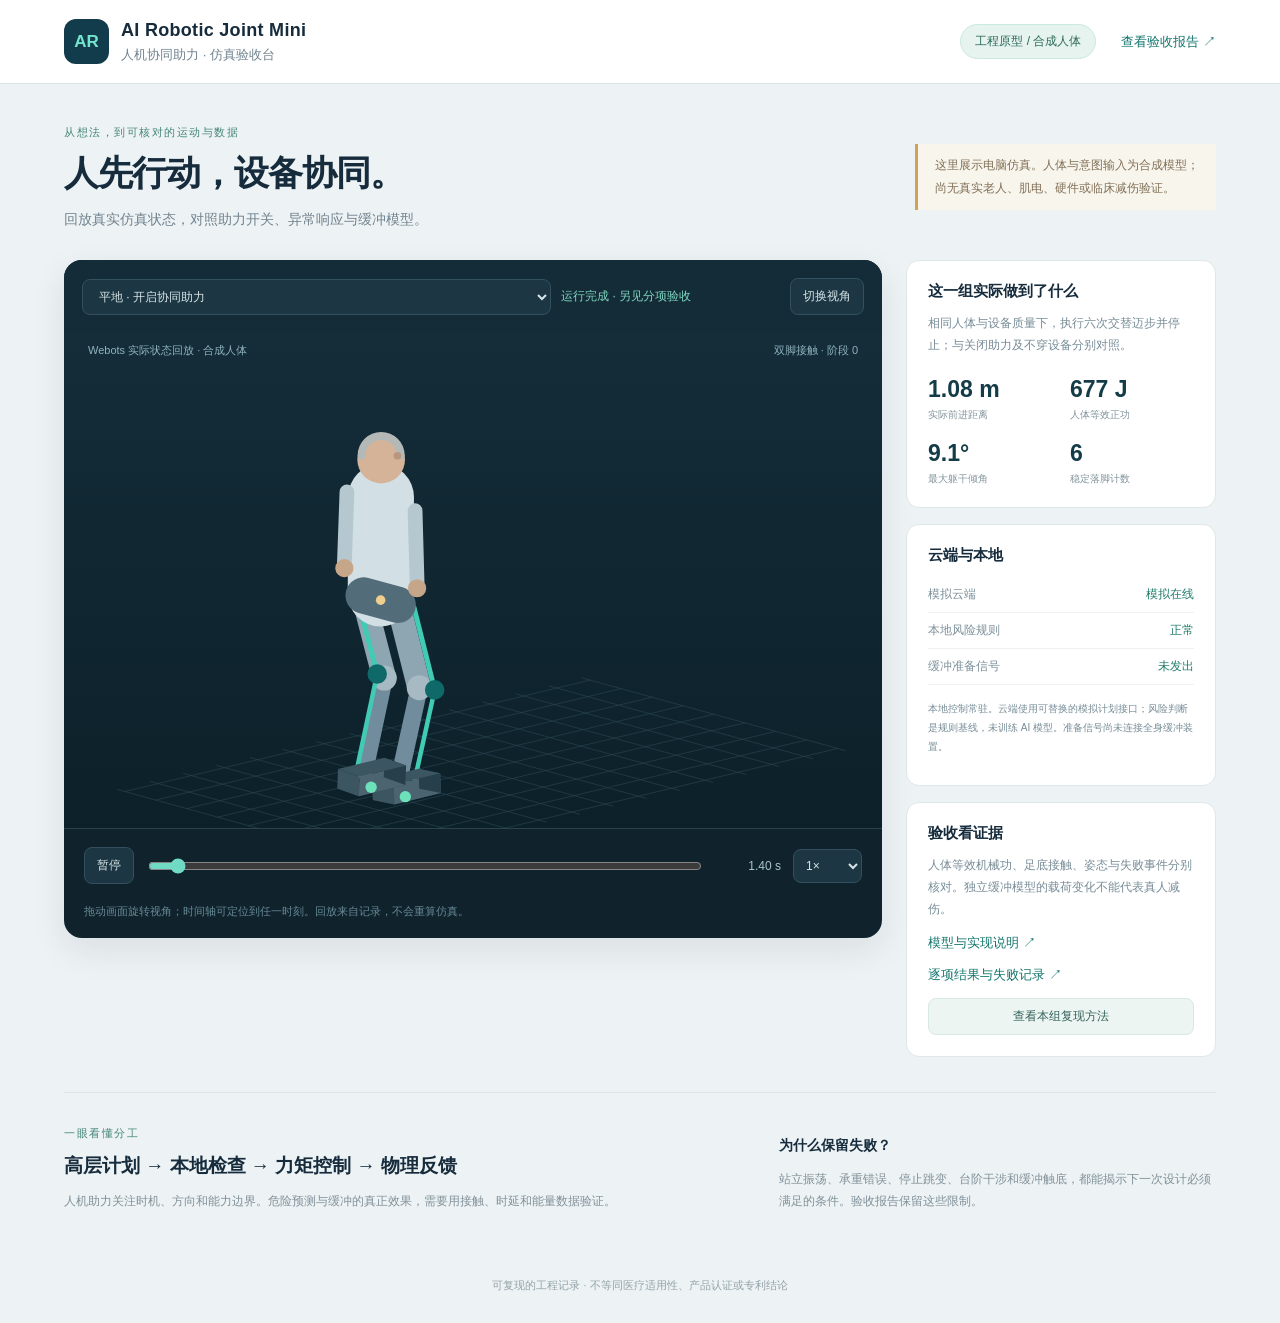
<file: mobility_demo/viewer/index.html>
<!doctype html>
<html lang="zh-CN"><head><meta charset="UTF-8"><meta name="viewport" content="width=device-width,initial-scale=1"><title>AI Robotic Joint Mini · 仿真验收台</title><link rel="stylesheet" href="style.css"></head>
<body><header><div class="brand"><span class="mark">AR</span><div><b>AI Robotic Joint Mini</b><small>人机协同助力 · 仿真验收台</small></div></div><span class="pill">工程原型 / 合成人体</span><a href="../ACCEPTANCE_REPORT.html" target="_blank">查看验收报告 ↗</a></header>
<main><section class="intro"><div><span class="eyebrow">从想法，到可核对的运动与数据</span><h1>人先行动，设备协同。</h1><p>回放真实仿真状态，对照助力开关、异常响应与缓冲模型。</p></div><div class="boundary">这里展示电脑仿真。人体与意图输入为合成模型；<br>尚无真实老人、肌电、硬件或临床减伤验证。</div></section>
<div class="workspace"><section class="stage"><div class="toolbar"><select id="case"></select><span id="outcome"></span><button id="camera">切换视角</button></div><canvas id="scene" aria-label="实际仿真状态回放"></canvas><div class="overlay"><span id="evidence">Webots 实际状态回放</span><span id="phase"></span></div><div class="playback"><button id="play">暂停</button><input id="seek" type="range" min="0" max="1000" value="0" aria-label="回放时间"><span id="time">0.00 s</span><select id="speed" aria-label="回放倍速"><option value=".25">0.25×</option><option value="1" selected>1×</option><option value="2">2×</option><option value="4">4×</option></select></div><p class="hint">拖动画面旋转视角；时间轴可定位到任一时刻。回放来自记录，不会重算仿真。</p></section>
<aside><div class="card"><h2>这一组实际做到了什么</h2><p id="case-title"></p><div class="metrics" id="metrics"></div></div><div class="card"><h2>云端与本地</h2><div class="status-row"><span>模拟云端</span><b id="cloud">—</b></div><div class="status-row"><span>本地风险规则</span><b id="risk">—</b></div><div class="status-row"><span>缓冲准备信号</span><b id="prepare">—</b></div><p class="note">本地控制常驻。云端使用可替换的模拟计划接口；风险判断是规则基线，未训练 AI 模型。准备信号尚未连接全身缓冲装置。</p></div><div class="card evidence-card"><h2>验收看证据</h2><p>人体等效机械功、足底接触、姿态与失败事件分别核对。独立缓冲模型的载荷变化不能代表真人减伤。</p><a href="../MODEL_AND_IMPLEMENTATION.html" target="_blank">模型与实现说明 ↗</a><a href="../ACCEPTANCE_REPORT.html" target="_blank">逐项结果与失败记录 ↗</a><button id="reproduce">查看本组复现方法</button><pre id="command" hidden></pre></div></aside></div>
<section class="details"><div><span class="eyebrow">一眼看懂分工</span><h2>高层计划 → 本地检查 → 力矩控制 → 物理反馈</h2><p>人机助力关注时机、方向和能力边界。危险预测与缓冲的真正效果，需要用接触、时延和能量数据验证。</p></div><div><h3>为什么保留失败？</h3><p>站立振荡、承重错误、停止跳变、台阶干涉和缓冲触底，都能揭示下一次设计必须满足的条件。验收报告保留这些限制。</p></div></section></main><footer>可复现的工程记录 · 不等同医疗适用性、产品认证或专利结论</footer>
<script src="demo_data.js"></script><script src="geometry.js"></script><script src="app.js"></script></body></html>
</file>
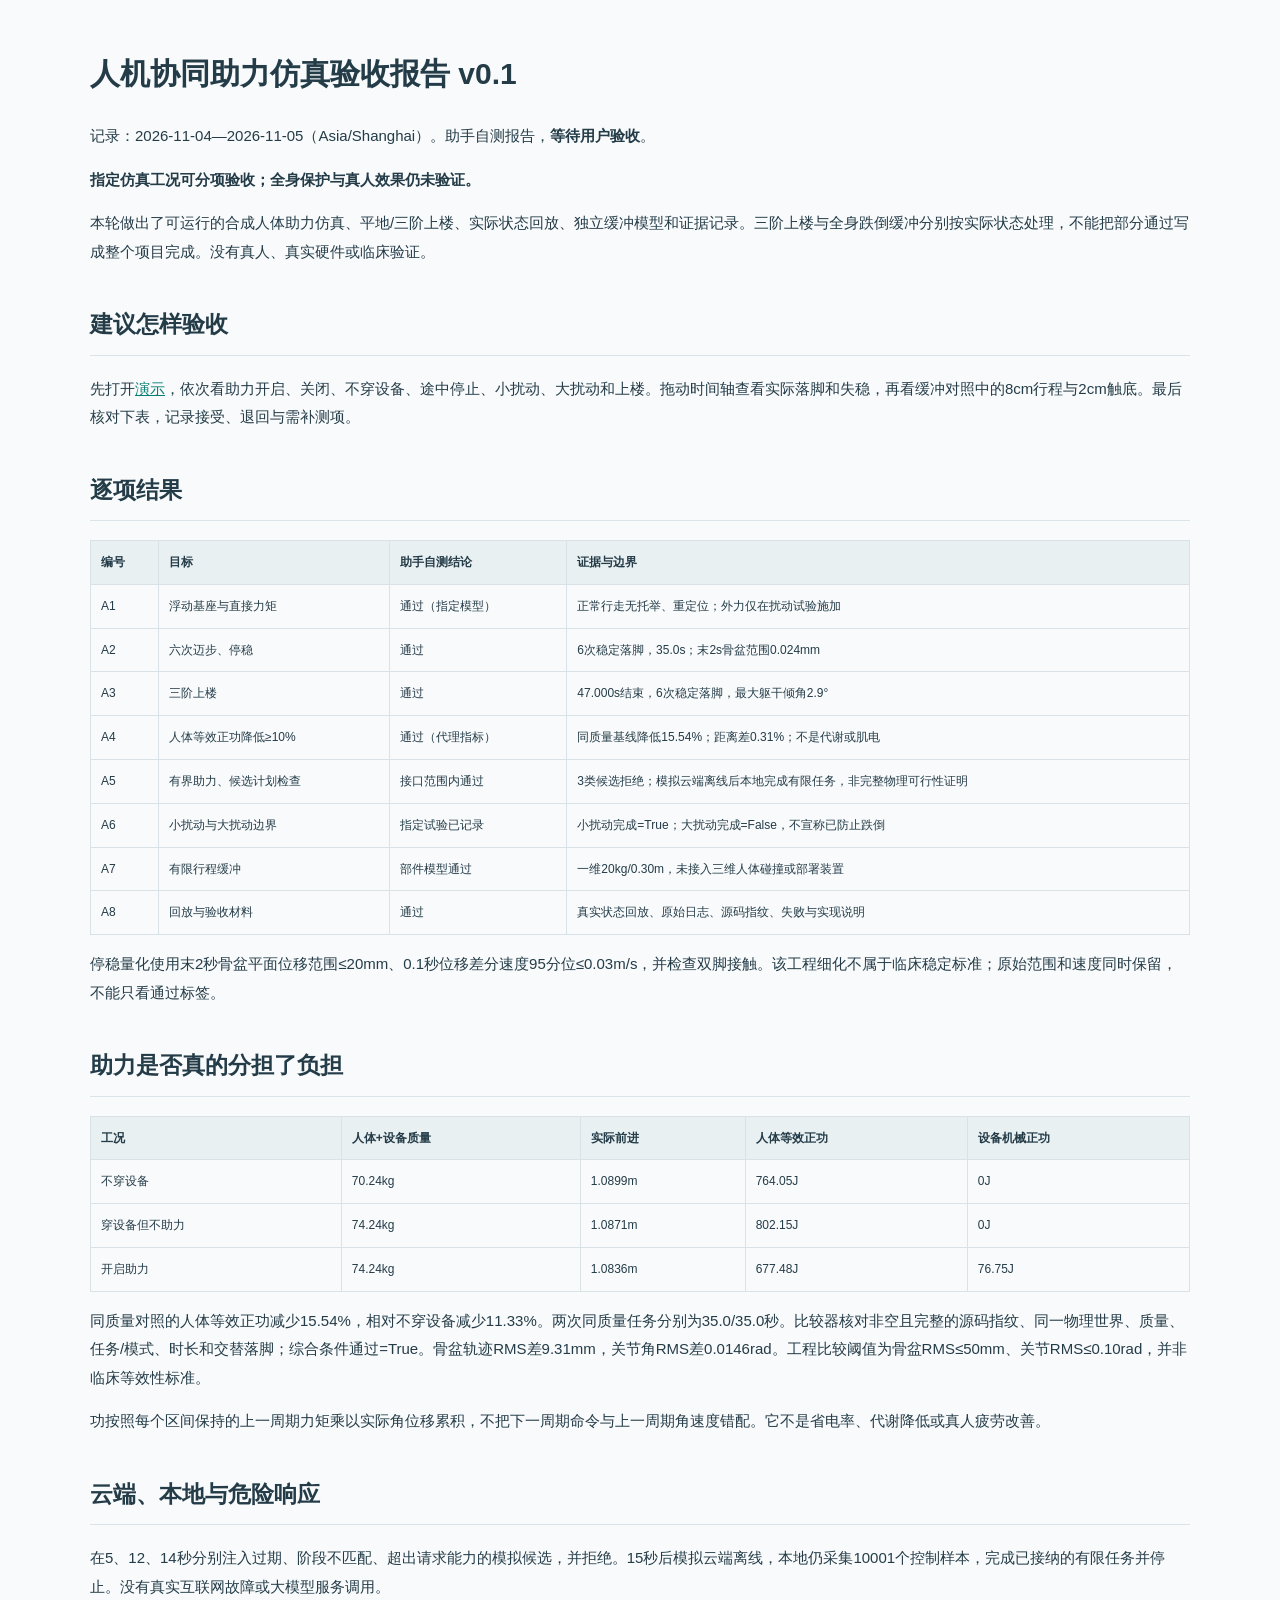
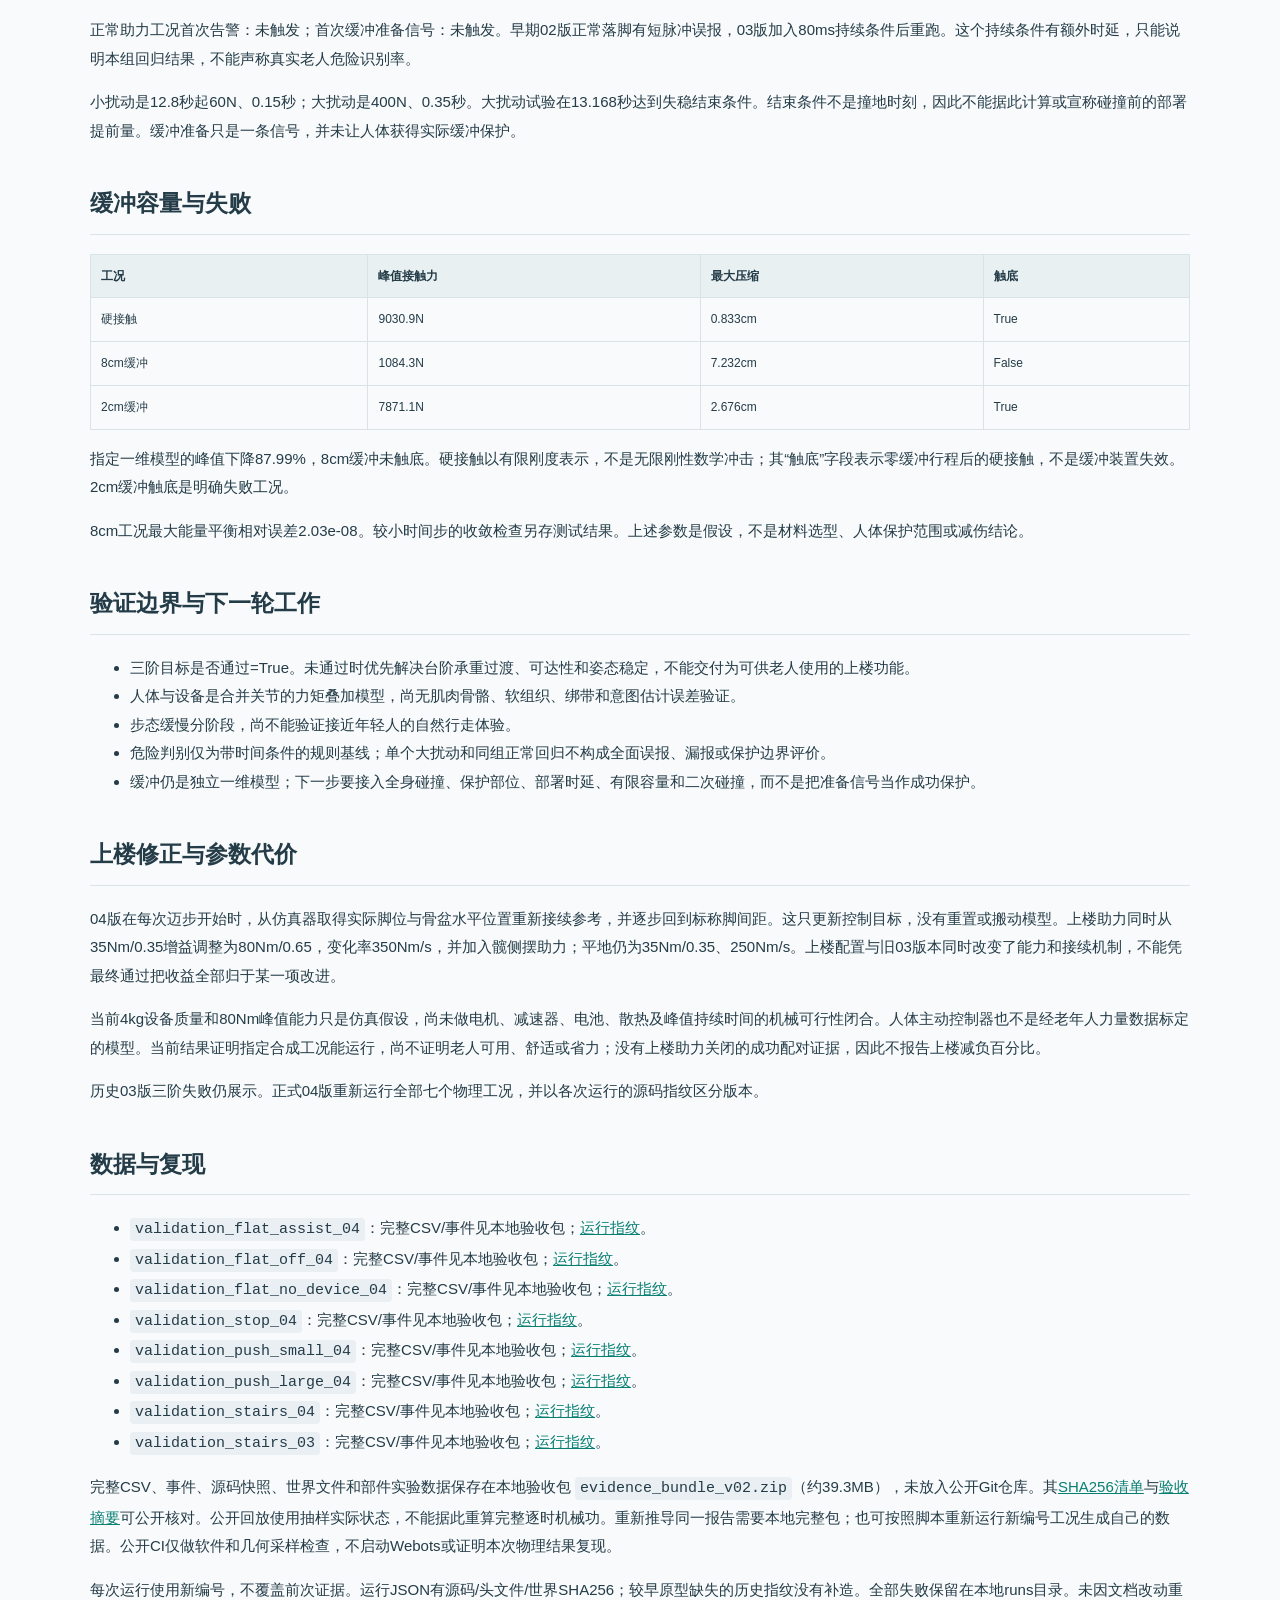
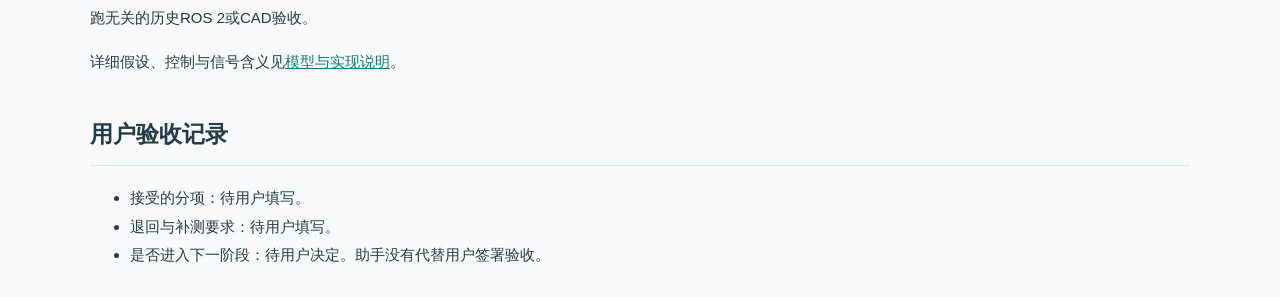
<file: mobility_demo/ACCEPTANCE_REPORT.html>
<!doctype html><html lang="zh-CN"><meta charset="utf-8"><title>仿真验收报告</title><style>body{font:15px/1.9 "Segoe UI","Microsoft YaHei",sans-serif;color:#243c48;max-width:1100px;margin:45px auto;padding:0 30px;background:#f8fafb}h1{font-size:30px}h2{margin-top:38px;border-bottom:1px solid #dae5e9;padding-bottom:8px}table{border-collapse:collapse;width:100%;font-size:12px}td{border:1px solid #d8e2e7;padding:10px}tr:first-child{background:#e9f0f2;font-weight:bold}a{color:#087f73}code,pre{background:#e9eff2;padding:3px 5px;border-radius:4px}pre{white-space:pre-wrap;padding:18px}img{max-width:100%}</style><body><h1>人机协同助力仿真验收报告 v0.1</h1><p>记录：2026-11-04—2026-11-05（Asia/Shanghai）。助手自测报告，<strong>等待用户验收</strong>。</p><p><strong>指定仿真工况可分项验收；全身保护与真人效果仍未验证。</strong></p><p>本轮做出了可运行的合成人体助力仿真、平地/三阶上楼、实际状态回放、独立缓冲模型和证据记录。三阶上楼与全身跌倒缓冲分别按实际状态处理，不能把部分通过写成整个项目完成。没有真人、真实硬件或临床验证。</p><h2>建议怎样验收</h2><p>先打开<a href="viewer/index.html">演示</a>，依次看助力开启、关闭、不穿设备、途中停止、小扰动、大扰动和上楼。拖动时间轴查看实际落脚和失稳，再看缓冲对照中的8cm行程与2cm触底。最后核对下表，记录接受、退回与需补测项。</p><h2>逐项结果</h2><table><tbody><tr><td>编号</td><td>目标</td><td>助手自测结论</td><td>证据与边界</td></tr><tr><td>A1</td><td>浮动基座与直接力矩</td><td>通过（指定模型）</td><td>正常行走无托举、重定位；外力仅在扰动试验施加</td></tr><tr><td>A2</td><td>六次迈步、停稳</td><td>通过</td><td>6次稳定落脚，35.0s；末2s骨盆范围0.024mm</td></tr><tr><td>A3</td><td>三阶上楼</td><td>通过</td><td>47.000s结束，6次稳定落脚，最大躯干倾角2.9°</td></tr><tr><td>A4</td><td>人体等效正功降低≥10%</td><td>通过（代理指标）</td><td>同质量基线降低15.54%；距离差0.31%；不是代谢或肌电</td></tr><tr><td>A5</td><td>有界助力、候选计划检查</td><td>接口范围内通过</td><td>3类候选拒绝；模拟云端离线后本地完成有限任务，非完整物理可行性证明</td></tr><tr><td>A6</td><td>小扰动与大扰动边界</td><td>指定试验已记录</td><td>小扰动完成=True；大扰动完成=False，不宣称已防止跌倒</td></tr><tr><td>A7</td><td>有限行程缓冲</td><td>部件模型通过</td><td>一维20kg/0.30m，未接入三维人体碰撞或部署装置</td></tr><tr><td>A8</td><td>回放与验收材料</td><td>通过</td><td>真实状态回放、原始日志、源码指纹、失败与实现说明</td></tr></tbody></table><p>停稳量化使用末2秒骨盆平面位移范围≤20mm、0.1秒位移差分速度95分位≤0.03m/s，并检查双脚接触。该工程细化不属于临床稳定标准；原始范围和速度同时保留，不能只看通过标签。</p><h2>助力是否真的分担了负担</h2><table><tbody><tr><td>工况</td><td>人体+设备质量</td><td>实际前进</td><td>人体等效正功</td><td>设备机械正功</td></tr><tr><td>不穿设备</td><td>70.24kg</td><td>1.0899m</td><td>764.05J</td><td>0J</td></tr><tr><td>穿设备但不助力</td><td>74.24kg</td><td>1.0871m</td><td>802.15J</td><td>0J</td></tr><tr><td>开启助力</td><td>74.24kg</td><td>1.0836m</td><td>677.48J</td><td>76.75J</td></tr></tbody></table><p>同质量对照的人体等效正功减少15.54%，相对不穿设备减少11.33%。两次同质量任务分别为35.0/35.0秒。比较器核对非空且完整的源码指纹、同一物理世界、质量、任务/模式、时长和交替落脚；综合条件通过=True。骨盆轨迹RMS差9.31mm，关节角RMS差0.0146rad。工程比较阈值为骨盆RMS≤50mm、关节RMS≤0.10rad，并非临床等效性标准。</p><p>功按照每个区间保持的上一周期力矩乘以实际角位移累积，不把下一周期命令与上一周期角速度错配。它不是省电率、代谢降低或真人疲劳改善。</p><h2>云端、本地与危险响应</h2><p>在5、12、14秒分别注入过期、阶段不匹配、超出请求能力的模拟候选，并拒绝。15秒后模拟云端离线，本地仍采集10001个控制样本，完成已接纳的有限任务并停止。没有真实互联网故障或大模型服务调用。</p><p>正常助力工况首次告警：未触发；首次缓冲准备信号：未触发。早期02版正常落脚有短脉冲误报，03版加入80ms持续条件后重跑。这个持续条件有额外时延，只能说明本组回归结果，不能声称真实老人危险识别率。</p><p>小扰动是12.8秒起60N、0.15秒；大扰动是400N、0.35秒。大扰动试验在13.168秒达到失稳结束条件。结束条件不是撞地时刻，因此不能据此计算或宣称碰撞前的部署提前量。缓冲准备只是一条信号，并未让人体获得实际缓冲保护。</p><h2>缓冲容量与失败</h2><table><tbody><tr><td>工况</td><td>峰值接触力</td><td>最大压缩</td><td>触底</td></tr><tr><td>硬接触</td><td>9030.9N</td><td>0.833cm</td><td>True</td></tr><tr><td>8cm缓冲</td><td>1084.3N</td><td>7.232cm</td><td>False</td></tr><tr><td>2cm缓冲</td><td>7871.1N</td><td>2.676cm</td><td>True</td></tr></tbody></table><p>指定一维模型的峰值下降87.99%，8cm缓冲未触底。硬接触以有限刚度表示，不是无限刚性数学冲击；其“触底”字段表示零缓冲行程后的硬接触，不是缓冲装置失效。2cm缓冲触底是明确失败工况。</p><p>8cm工况最大能量平衡相对误差2.03e-08。较小时间步的收敛检查另存测试结果。上述参数是假设，不是材料选型、人体保护范围或减伤结论。</p><h2>验证边界与下一轮工作</h2><ul><li>三阶目标是否通过=True。未通过时优先解决台阶承重过渡、可达性和姿态稳定，不能交付为可供老人使用的上楼功能。</li><li>人体与设备是合并关节的力矩叠加模型，尚无肌肉骨骼、软组织、绑带和意图估计误差验证。</li><li>步态缓慢分阶段，尚不能验证接近年轻人的自然行走体验。</li><li>危险判别仅为带时间条件的规则基线；单个大扰动和同组正常回归不构成全面误报、漏报或保护边界评价。</li><li>缓冲仍是独立一维模型；下一步要接入全身碰撞、保护部位、部署时延、有限容量和二次碰撞，而不是把准备信号当作成功保护。</li></ul><h2>上楼修正与参数代价</h2><p>04版在每次迈步开始时，从仿真器取得实际脚位与骨盆水平位置重新接续参考，并逐步回到标称脚间距。这只更新控制目标，没有重置或搬动模型。上楼助力同时从35Nm/0.35增益调整为80Nm/0.65，变化率350Nm/s，并加入髋侧摆助力；平地仍为35Nm/0.35、250Nm/s。上楼配置与旧03版本同时改变了能力和接续机制，不能凭最终通过把收益全部归于某一项改进。</p><p>当前4kg设备质量和80Nm峰值能力只是仿真假设，尚未做电机、减速器、电池、散热及峰值持续时间的机械可行性闭合。人体主动控制器也不是经老年人力量数据标定的模型。当前结果证明指定合成工况能运行，尚不证明老人可用、舒适或省力；没有上楼助力关闭的成功配对证据，因此不报告上楼减负百分比。</p><p>历史03版三阶失败仍展示。正式04版重新运行全部七个物理工况，并以各次运行的源码指纹区分版本。</p><h2>数据与复现</h2><ul><li><code>validation_flat_assist_04</code>：完整CSV/事件见本地验收包；<a href="../data/verification/mobility_20261105/validation_flat_assist_04.json">运行指纹</a>。</li><li><code>validation_flat_off_04</code>：完整CSV/事件见本地验收包；<a href="../data/verification/mobility_20261105/validation_flat_off_04.json">运行指纹</a>。</li><li><code>validation_flat_no_device_04</code>：完整CSV/事件见本地验收包；<a href="../data/verification/mobility_20261105/validation_flat_no_device_04.json">运行指纹</a>。</li><li><code>validation_stop_04</code>：完整CSV/事件见本地验收包；<a href="../data/verification/mobility_20261105/validation_stop_04.json">运行指纹</a>。</li><li><code>validation_push_small_04</code>：完整CSV/事件见本地验收包；<a href="../data/verification/mobility_20261105/validation_push_small_04.json">运行指纹</a>。</li><li><code>validation_push_large_04</code>：完整CSV/事件见本地验收包；<a href="../data/verification/mobility_20261105/validation_push_large_04.json">运行指纹</a>。</li><li><code>validation_stairs_04</code>：完整CSV/事件见本地验收包；<a href="../data/verification/mobility_20261105/validation_stairs_04.json">运行指纹</a>。</li><li><code>validation_stairs_03</code>：完整CSV/事件见本地验收包；<a href="../data/verification/mobility_20261105/validation_stairs_03.json">运行指纹</a>。</li></ul><p>完整CSV、事件、源码快照、世界文件和部件实验数据保存在本地验收包 <code>evidence_bundle_v02.zip</code>（约39.3MB），未放入公开Git仓库。其<a href="../data/verification/mobility_20261105/full_local_evidence_manifest.json">SHA256清单</a>与<a href="../data/verification/mobility_20261105/acceptance_metrics.json">验收摘要</a>可公开核对。公开回放使用抽样实际状态，不能据此重算完整逐时机械功。重新推导同一报告需要本地完整包；也可按照脚本重新运行新编号工况生成自己的数据。公开CI仅做软件和几何采样检查，不启动Webots或证明本次物理结果复现。</p><p>每次运行使用新编号，不覆盖前次证据。运行JSON有源码/头文件/世界SHA256；较早原型缺失的历史指纹没有补造。全部失败保留在本地runs目录。未因文档改动重跑无关的历史ROS 2或CAD验收。</p><p>详细假设、控制与信号含义见<a href="MODEL_AND_IMPLEMENTATION.html">模型与实现说明</a>。</p><h2>用户验收记录</h2><ul><li>接受的分项：待用户填写。</li><li>退回与补测要求：待用户填写。</li><li>是否进入下一阶段：待用户决定。助手没有代替用户签署验收。</li></ul></body></html>
</file>
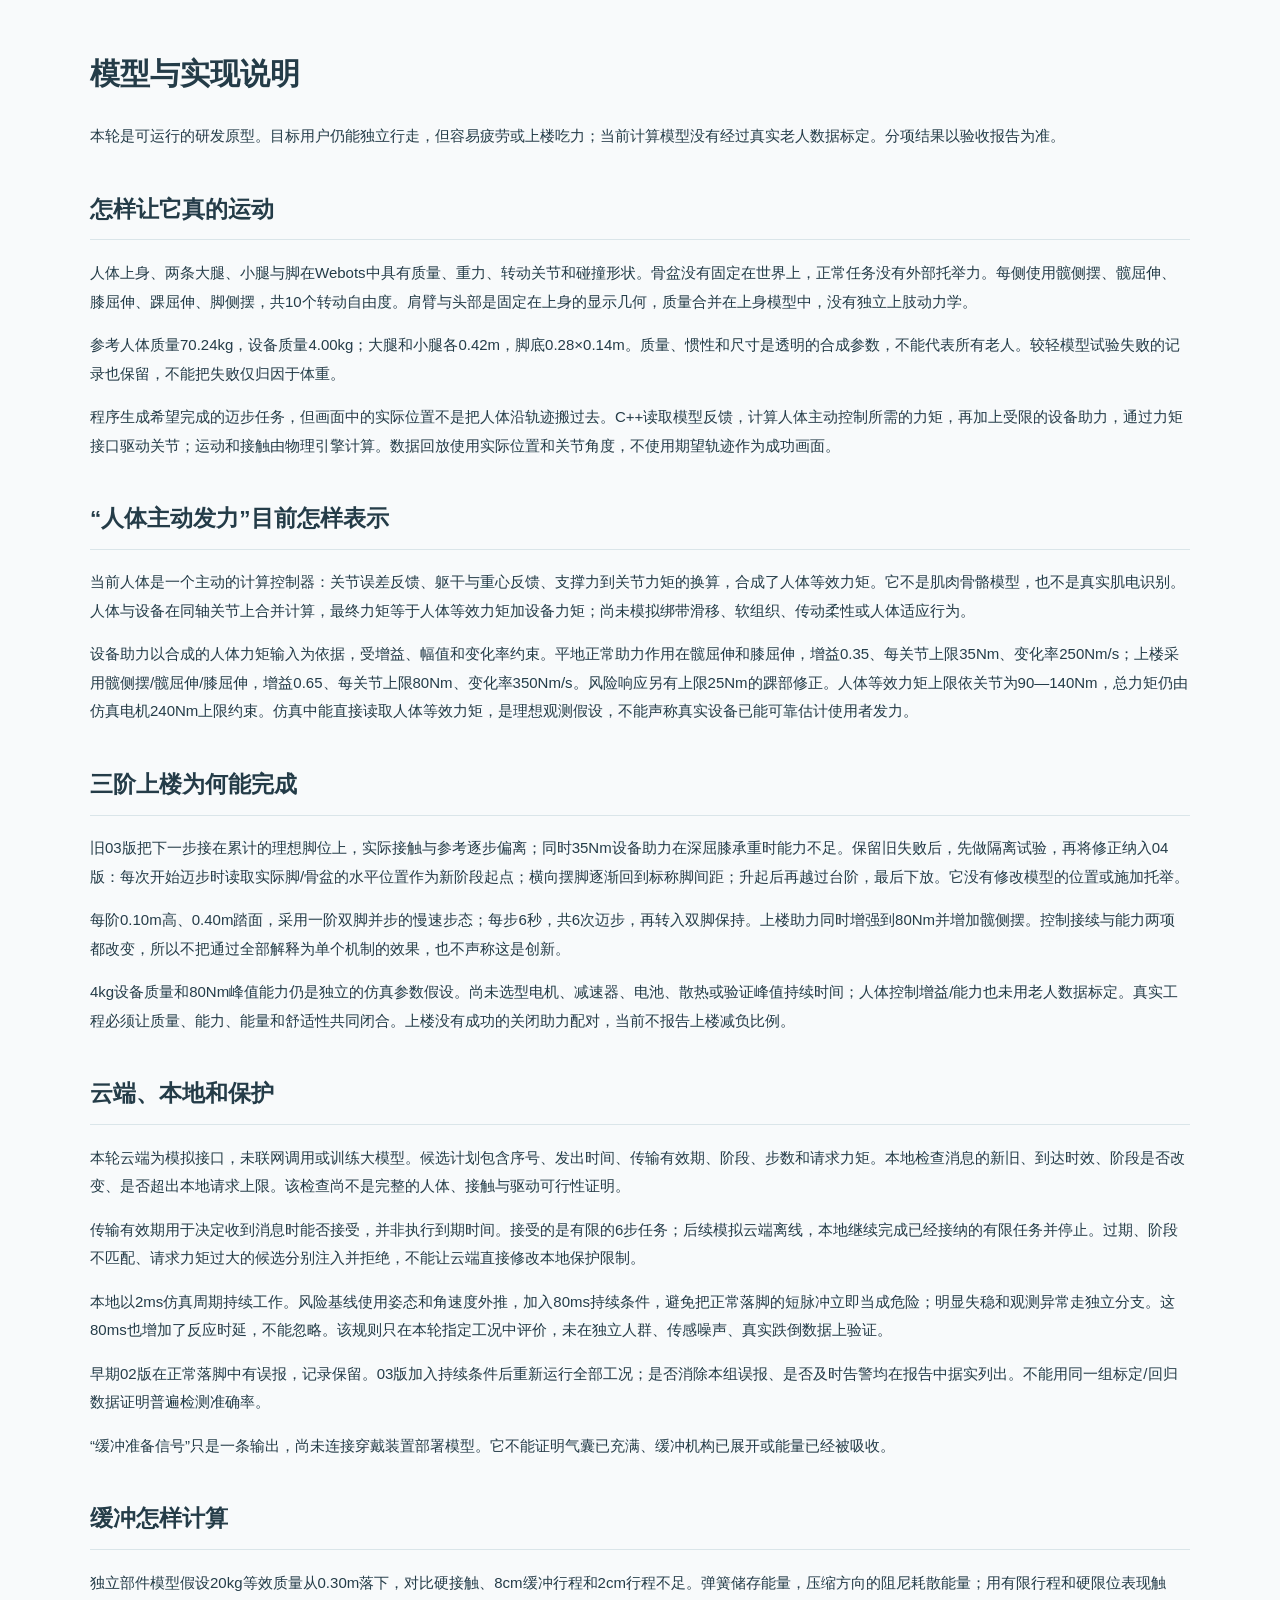
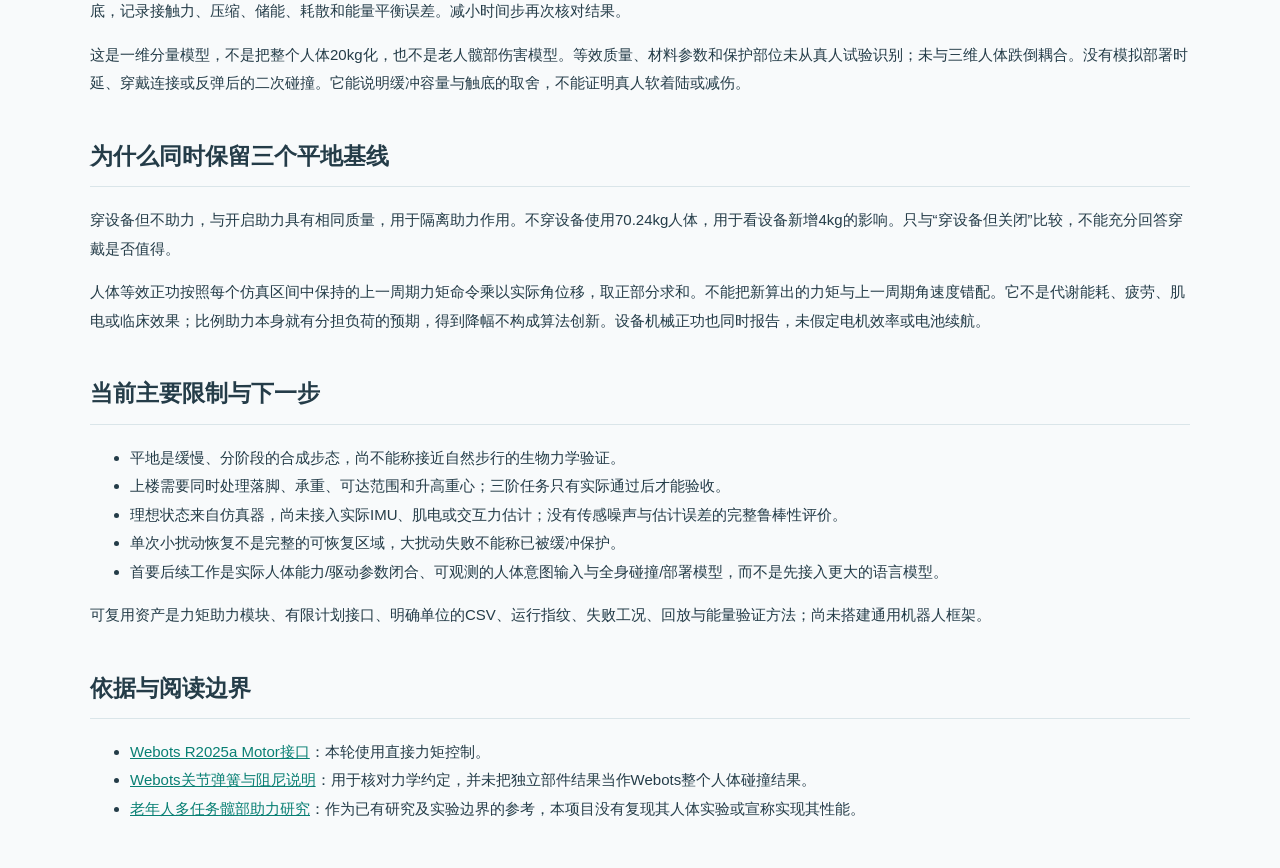
<file: mobility_demo/MODEL_AND_IMPLEMENTATION.html>
<!doctype html><html lang="zh-CN"><meta charset="utf-8"><title>仿真验收报告</title><style>body{font:15px/1.9 "Segoe UI","Microsoft YaHei",sans-serif;color:#243c48;max-width:1100px;margin:45px auto;padding:0 30px;background:#f8fafb}h1{font-size:30px}h2{margin-top:38px;border-bottom:1px solid #dae5e9;padding-bottom:8px}table{border-collapse:collapse;width:100%;font-size:12px}td{border:1px solid #d8e2e7;padding:10px}tr:first-child{background:#e9f0f2;font-weight:bold}a{color:#087f73}code,pre{background:#e9eff2;padding:3px 5px;border-radius:4px}pre{white-space:pre-wrap;padding:18px}img{max-width:100%}</style><body><h1>模型与实现说明</h1><p>本轮是可运行的研发原型。目标用户仍能独立行走，但容易疲劳或上楼吃力；当前计算模型没有经过真实老人数据标定。分项结果以验收报告为准。</p><h2>怎样让它真的运动</h2><p>人体上身、两条大腿、小腿与脚在Webots中具有质量、重力、转动关节和碰撞形状。骨盆没有固定在世界上，正常任务没有外部托举力。每侧使用髋侧摆、髋屈伸、膝屈伸、踝屈伸、脚侧摆，共10个转动自由度。肩臂与头部是固定在上身的显示几何，质量合并在上身模型中，没有独立上肢动力学。</p><p>参考人体质量70.24kg，设备质量4.00kg；大腿和小腿各0.42m，脚底0.28×0.14m。质量、惯性和尺寸是透明的合成参数，不能代表所有老人。较轻模型试验失败的记录也保留，不能把失败仅归因于体重。</p><p>程序生成希望完成的迈步任务，但画面中的实际位置不是把人体沿轨迹搬过去。C++读取模型反馈，计算人体主动控制所需的力矩，再加上受限的设备助力，通过力矩接口驱动关节；运动和接触由物理引擎计算。数据回放使用实际位置和关节角度，不使用期望轨迹作为成功画面。</p><h2>“人体主动发力”目前怎样表示</h2><p>当前人体是一个主动的计算控制器：关节误差反馈、躯干与重心反馈、支撑力到关节力矩的换算，合成了人体等效力矩。它不是肌肉骨骼模型，也不是真实肌电识别。人体与设备在同轴关节上合并计算，最终力矩等于人体等效力矩加设备力矩；尚未模拟绑带滑移、软组织、传动柔性或人体适应行为。</p><p>设备助力以合成的人体力矩输入为依据，受增益、幅值和变化率约束。平地正常助力作用在髋屈伸和膝屈伸，增益0.35、每关节上限35Nm、变化率250Nm/s；上楼采用髋侧摆/髋屈伸/膝屈伸，增益0.65、每关节上限80Nm、变化率350Nm/s。风险响应另有上限25Nm的踝部修正。人体等效力矩上限依关节为90—140Nm，总力矩仍由仿真电机240Nm上限约束。仿真中能直接读取人体等效力矩，是理想观测假设，不能声称真实设备已能可靠估计使用者发力。</p><h2>三阶上楼为何能完成</h2><p>旧03版把下一步接在累计的理想脚位上，实际接触与参考逐步偏离；同时35Nm设备助力在深屈膝承重时能力不足。保留旧失败后，先做隔离试验，再将修正纳入04版：每次开始迈步时读取实际脚/骨盆的水平位置作为新阶段起点；横向摆脚逐渐回到标称脚间距；升起后再越过台阶，最后下放。它没有修改模型的位置或施加托举。</p><p>每阶0.10m高、0.40m踏面，采用一阶双脚并步的慢速步态；每步6秒，共6次迈步，再转入双脚保持。上楼助力同时增强到80Nm并增加髋侧摆。控制接续与能力两项都改变，所以不把通过全部解释为单个机制的效果，也不声称这是创新。</p><p>4kg设备质量和80Nm峰值能力仍是独立的仿真参数假设。尚未选型电机、减速器、电池、散热或验证峰值持续时间；人体控制增益/能力也未用老人数据标定。真实工程必须让质量、能力、能量和舒适性共同闭合。上楼没有成功的关闭助力配对，当前不报告上楼减负比例。</p><h2>云端、本地和保护</h2><p>本轮云端为模拟接口，未联网调用或训练大模型。候选计划包含序号、发出时间、传输有效期、阶段、步数和请求力矩。本地检查消息的新旧、到达时效、阶段是否改变、是否超出本地请求上限。该检查尚不是完整的人体、接触与驱动可行性证明。</p><p>传输有效期用于决定收到消息时能否接受，并非执行到期时间。接受的是有限的6步任务；后续模拟云端离线，本地继续完成已经接纳的有限任务并停止。过期、阶段不匹配、请求力矩过大的候选分别注入并拒绝，不能让云端直接修改本地保护限制。</p><p>本地以2ms仿真周期持续工作。风险基线使用姿态和角速度外推，加入80ms持续条件，避免把正常落脚的短脉冲立即当成危险；明显失稳和观测异常走独立分支。这80ms也增加了反应时延，不能忽略。该规则只在本轮指定工况中评价，未在独立人群、传感噪声、真实跌倒数据上验证。</p><p>早期02版在正常落脚中有误报，记录保留。03版加入持续条件后重新运行全部工况；是否消除本组误报、是否及时告警均在报告中据实列出。不能用同一组标定/回归数据证明普遍检测准确率。</p><p>“缓冲准备信号”只是一条输出，尚未连接穿戴装置部署模型。它不能证明气囊已充满、缓冲机构已展开或能量已经被吸收。</p><h2>缓冲怎样计算</h2><p>独立部件模型假设20kg等效质量从0.30m落下，对比硬接触、8cm缓冲行程和2cm行程不足。弹簧储存能量，压缩方向的阻尼耗散能量；用有限行程和硬限位表现触底，记录接触力、压缩、储能、耗散和能量平衡误差。减小时间步再次核对结果。</p><p>这是一维分量模型，不是把整个人体20kg化，也不是老人髋部伤害模型。等效质量、材料参数和保护部位未从真人试验识别；未与三维人体跌倒耦合。没有模拟部署时延、穿戴连接或反弹后的二次碰撞。它能说明缓冲容量与触底的取舍，不能证明真人软着陆或减伤。</p><h2>为什么同时保留三个平地基线</h2><p>穿设备但不助力，与开启助力具有相同质量，用于隔离助力作用。不穿设备使用70.24kg人体，用于看设备新增4kg的影响。只与“穿设备但关闭”比较，不能充分回答穿戴是否值得。</p><p>人体等效正功按照每个仿真区间中保持的上一周期力矩命令乘以实际角位移，取正部分求和。不能把新算出的力矩与上一周期角速度错配。它不是代谢能耗、疲劳、肌电或临床效果；比例助力本身就有分担负荷的预期，得到降幅不构成算法创新。设备机械正功也同时报告，未假定电机效率或电池续航。</p><h2>当前主要限制与下一步</h2><ul><li>平地是缓慢、分阶段的合成步态，尚不能称接近自然步行的生物力学验证。</li><li>上楼需要同时处理落脚、承重、可达范围和升高重心；三阶任务只有实际通过后才能验收。</li><li>理想状态来自仿真器，尚未接入实际IMU、肌电或交互力估计；没有传感噪声与估计误差的完整鲁棒性评价。</li><li>单次小扰动恢复不是完整的可恢复区域，大扰动失败不能称已被缓冲保护。</li><li>首要后续工作是实际人体能力/驱动参数闭合、可观测的人体意图输入与全身碰撞/部署模型，而不是先接入更大的语言模型。</li></ul><p>可复用资产是力矩助力模块、有限计划接口、明确单位的CSV、运行指纹、失败工况、回放与能量验证方法；尚未搭建通用机器人框架。</p><h2>依据与阅读边界</h2><ul><li><a href="https://github.com/cyberbotics/webots/blob/R2025a/docs/reference/motor.md">Webots R2025a Motor接口</a>：本轮使用直接力矩控制。</li><li><a href="https://github.com/cyberbotics/webots/blob/R2025a/docs/reference/jointparameters.md">Webots关节弹簧与阻尼说明</a>：用于核对力学约定，并未把独立部件结果当作Webots整个人体碰撞结果。</li><li><a href="https://arxiv.org/html/2603.22580v2">老年人多任务髋部助力研究</a>：作为已有研究及实验边界的参考，本项目没有复现其人体实验或宣称实现其性能。</li></ul></body></html>
</file>
<file: mobility_demo/viewer/style.css>
:root{color-scheme:light;font-family:Inter,"Segoe UI","Microsoft YaHei",sans-serif;color:#162c3d;background:#edf2f4}*{box-sizing:border-box}body{margin:0}header{height:84px;padding:0 5%;display:flex;align-items:center;gap:25px;background:#fff;border-bottom:1px solid #dbe3e7}.brand{display:flex;align-items:center;gap:12px;margin-right:auto}.brand b{display:block;font-size:18px;letter-spacing:.3px}.brand small{display:block;color:#71838f;margin-top:5px}.mark{display:grid;place-items:center;background:#123c4b;color:#75e4ce;width:45px;height:45px;border-radius:12px;font-size:17px;font-weight:800}.pill{background:#e6f3ef;border:1px solid #cae9df;border-radius:30px;padding:8px 14px;font-size:12px;color:#2b6958}a{color:#14766d;text-decoration:none;font-size:13px}a:hover{text-decoration:underline}main{max-width:1500px;margin:auto;padding:38px 5%}.intro{display:flex;justify-content:space-between;align-items:center;margin-bottom:28px;gap:22px}.eyebrow{font-size:11px;color:#438579;letter-spacing:1.5px}h1{font-size:35px;letter-spacing:-1px;margin:10px 0}p{line-height:1.8}.intro p{margin:0;color:#71838f;font-size:14px}.boundary{border-left:3px solid #d2a254;padding:10px 17px;font-size:12px;color:#807057;line-height:1.9;background:#f8f5ed}.workspace{display:grid;grid-template-columns:minmax(0,1fr) 310px;gap:24px;align-items:start}.stage{position:relative;background:#10232d;border-radius:18px;overflow:hidden;box-shadow:0 12px 35px #172e3917;min-width:0}.toolbar{display:flex;gap:10px;align-items:center;padding:18px;background:#142c37;color:#c4d4dd}.toolbar select{max-width:60%;flex:1}.toolbar span{font-size:12px;margin-right:auto}select,button{font:inherit;font-size:12px;border-radius:8px;border:1px solid #32505e;padding:9px 12px;color:#d6e4e7;background:#1c3743;cursor:pointer}button:hover{filter:brightness(1.13)}#scene{display:block;width:100%;height:495px;touch-action:none;cursor:grab}#scene:active{cursor:grabbing}.overlay{position:absolute;top:83px;left:24px;right:24px;display:flex;justify-content:space-between;pointer-events:none;font-size:11px;color:#8fb2bf}.playback{display:flex;align-items:center;gap:12px;padding:18px 20px;border-top:1px solid #29424d;color:#a8c4cd}.playback input{flex:1;min-width:50px;accent-color:#70dac4}.playback #time{width:65px;font-size:12px;text-align:right}.playback select{padding:8px}.hint{font-size:11px;color:#668995;margin:0;padding:0 20px 16px}aside{display:grid;gap:16px}.card{padding:21px;background:#fff;border:1px solid #e0e7ea;border-radius:13px}h2{font-size:15px;margin:0 0 12px}.card p{font-size:12px;color:#778c97;margin:8px 0}.metrics{display:grid;grid-template-columns:1fr 1fr;gap:18px;margin-top:20px}.metric b{display:block;font-size:23px;font-weight:650;color:#143c48}.metric small{font-size:10px;color:#82949d;display:block;margin-top:5px}.status-row{display:flex;justify-content:space-between;font-size:12px;padding:9px 0;border-bottom:1px solid #edf1f3}.status-row span{color:#7c8f99}.status-row b{font-weight:500;color:#227d6b}.card .note{font-size:10px;line-height:1.9;margin-top:14px}.evidence-card a{display:block;margin:14px 0}.evidence-card button{color:#34625b;background:#edf5f2;border:1px solid #d7e9e0;width:100%}pre{white-space:pre-wrap;word-break:break-word;font-size:10px;color:#607b83;line-height:1.8}.details{display:grid;grid-template-columns:1.5fr 1fr;gap:60px;margin-top:35px;border-top:1px solid #dce6e9;padding-top:30px}.details h2{font-size:19px;margin-top:12px}.details p{font-size:12px;color:#81919a}.details h3{font-size:14px}footer{text-align:center;font-size:11px;color:#93a2aa;padding:15px 20px 30px}@media(max-width:1000px){.workspace{grid-template-columns:1fr}aside{grid-template-columns:repeat(3,1fr)}.intro{align-items:start}.boundary{max-width:40%}.metrics{gap:15px}.card{padding:16px}}@media(max-width:700px){header{padding:0 5%;height:74px}.brand b{font-size:14px}.brand small{font-size:10px}.pill{display:none}header>a{font-size:11px}.intro{display:block}.boundary{max-width:none;margin-top:20px}.intro h1{font-size:28px}main{padding-top:25px}aside{grid-template-columns:1fr}#scene{height:380px}.details{grid-template-columns:1fr;gap:15px}.toolbar{padding:12px}.toolbar select{max-width:65%}.overlay{top:72px;font-size:10px;left:16px;right:16px}}
</file>
